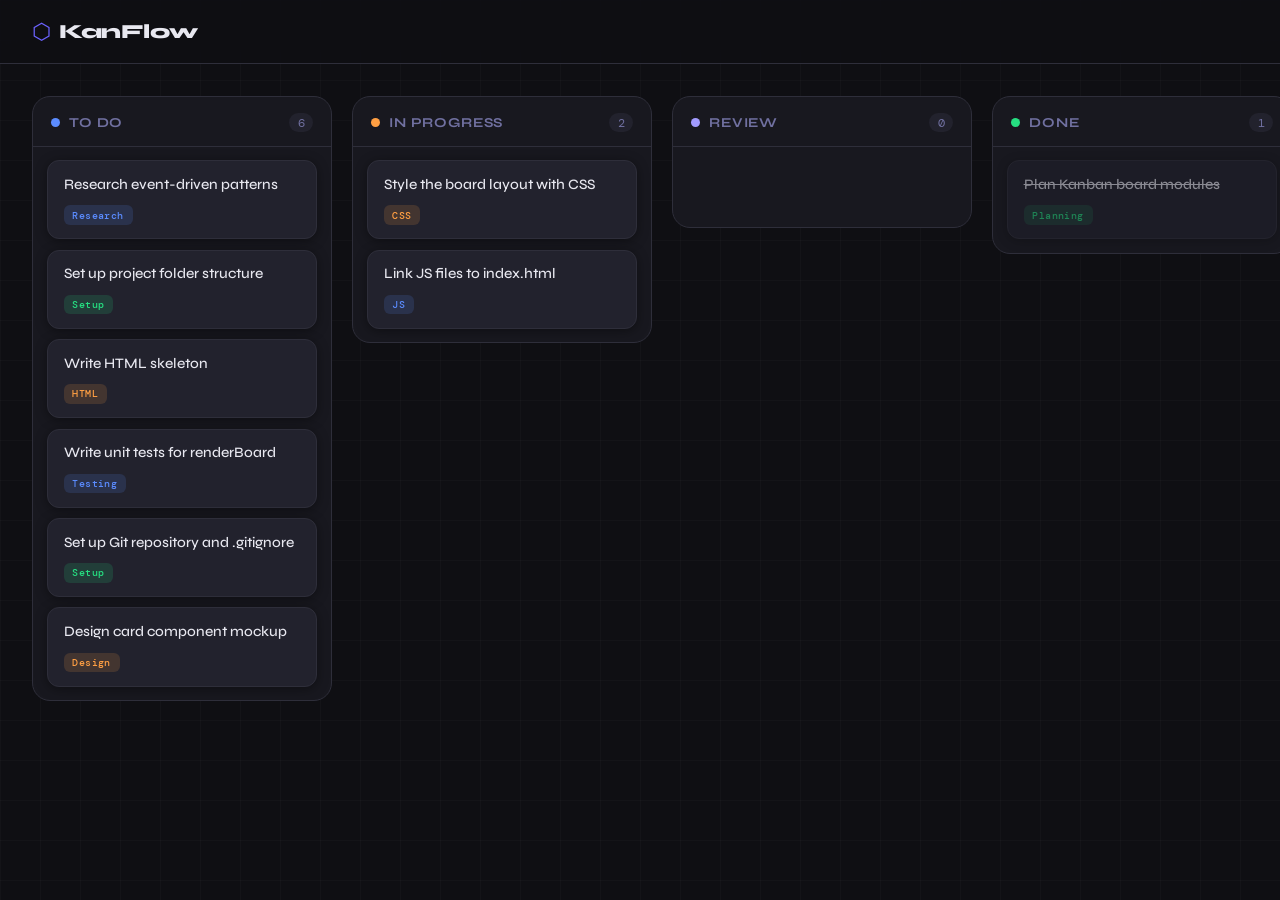
<file: Herd/kanflow/module-1-starter/index.html>
<!DOCTYPE html>
<html lang="en">
<head>
  <meta charset="UTF-8" />
  <meta name="viewport" content="width=device-width, initial-scale=1.0"/>
  <title>KanFlow Board</title>
  <link rel="preconnect" href="https://fonts.googleapis.com">
  <link href="https://fonts.googleapis.com/css2?family=Syne:wght@400;600;700;800&family=DM+Mono:wght@400;500&display=swap" rel="stylesheet">
  <link rel="stylesheet" href="style.css" />

  <!-- Exercise 03: accent color + Exercise 01: dot-review added inline for convenience -->
  <style>
    :root {
      --accent: #6c63ff;
    }
    .dot-review { background: #a29bfe; }
  </style>
</head>
<body>

  <!-- ===========================
       HEADER
  ============================ -->
  <header class="app-header">
    <div class="header-inner">
      <div class="logo">
        <span class="logo-icon">⬡</span>
        <h1>KanFlow</h1>
      </div>
    </div>
  </header>

  <!-- ===========================
       BOARD
       Contains all columns
  ============================ -->
  <main class="board" id="board">

    <!-- COLUMN: To Do -->
    <section class="column" data-column="todo">
      <div class="column-header">
        <span class="column-dot dot-todo"></span>
        <h2 class="column-title">To Do</h2>
        <span class="column-count">6</span> <!-- updated: 3 original + 3 new -->
      </div>
      <div class="card-list" id="col-todo">

        <!-- Original cards -->
        <article class="card">
          <p class="card-title">Research event-driven patterns</p>
          <div class="card-footer">
            <span class="card-tag tag-blue">Research</span>
          </div>
        </article>

        <article class="card">
          <p class="card-title">Set up project folder structure</p>
          <div class="card-footer">
            <span class="card-tag tag-green">Setup</span>
          </div>
        </article>

        <article class="card">
          <p class="card-title">Write HTML skeleton</p>
          <div class="card-footer">
            <span class="card-tag tag-yellow">HTML</span>
          </div>
        </article>

        <!-- Exercise 02: 3 new cards -->
        <article class="card">
          <p class="card-title">Write unit tests for renderBoard</p>
          <div class="card-footer">
            <span class="card-tag tag-blue">Testing</span>
          </div>
        </article>

        <article class="card">
          <p class="card-title">Set up Git repository and .gitignore</p>
          <div class="card-footer">
            <span class="card-tag tag-green">Setup</span>
          </div>
        </article>

        <article class="card">
          <p class="card-title">Design card component mockup</p>
          <div class="card-footer">
            <span class="card-tag tag-yellow">Design</span>
          </div>
        </article>

      </div>
    </section>

    <!-- COLUMN: In Progress -->
    <section class="column" data-column="inprogress">
      <div class="column-header">
        <span class="column-dot dot-inprogress"></span>
        <h2 class="column-title">In Progress</h2>
        <span class="column-count">2</span>
      </div>
      <div class="card-list" id="col-inprogress">

        <article class="card">
          <p class="card-title">Style the board layout with CSS</p>
          <div class="card-footer">
            <span class="card-tag tag-yellow">CSS</span>
          </div>
        </article>

        <article class="card">
          <p class="card-title">Link JS files to index.html</p>
          <div class="card-footer">
            <span class="card-tag tag-blue">JS</span>
          </div>
        </article>

      </div>
    </section>

    <!-- Exercise 01: Review column (between In Progress and Done) -->
    <section class="column" data-column="review">
      <div class="column-header">
        <span class="column-dot dot-review"></span>
        <h2 class="column-title">Review</h2>
        <span class="column-count">0</span>
      </div>
      <div class="card-list" id="col-review">

      </div>
    </section>

    <!-- COLUMN: Done -->
    <section class="column" data-column="done">
      <div class="column-header">
        <span class="column-dot dot-done"></span>
        <h2 class="column-title">Done</h2>
        <span class="column-count">1</span>
      </div>
      <div class="card-list" id="col-done">

        <article class="card card-done">
          <p class="card-title">Plan Kanban board modules</p>
          <div class="card-footer">
            <span class="card-tag tag-green">Planning</span>
          </div>
        </article>

      </div>
    </section>

  </main>

  <script src="js/main.js"></script>
</body>
</html>
</file>
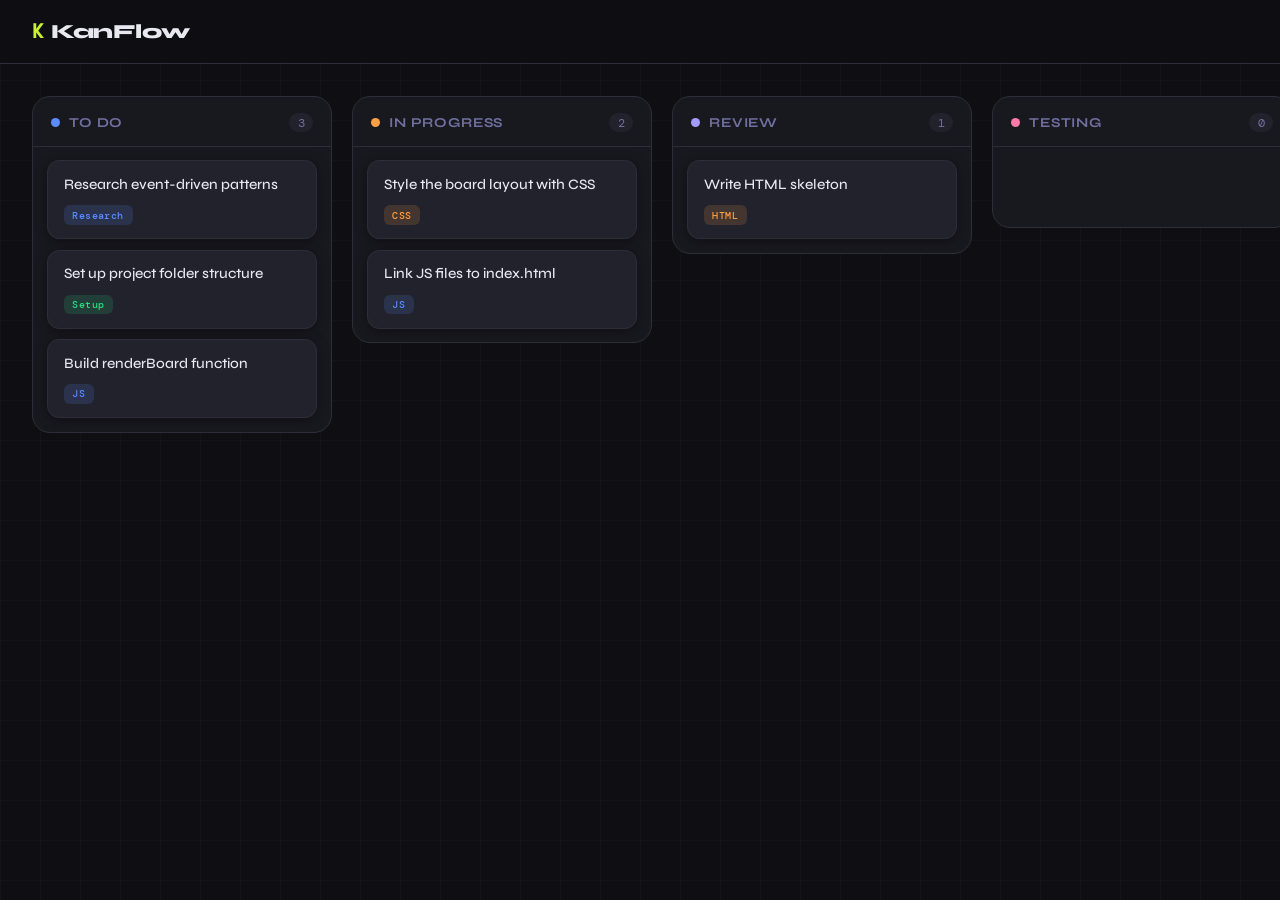
<file: Herd/kanflow/module-2-starter/module-2/index.html>
<!DOCTYPE html>
<html lang="en">
<head>
  <meta charset="UTF-8" />
  <meta name="viewport" content="width=device-width, initial-scale=1.0"/>
  <title>KanFlow Board</title>
  <link rel="preconnect" href="https://fonts.googleapis.com">
  <link href="https://fonts.googleapis.com/css2?family=Syne:wght@400;600;700;800&family=DM+Mono:wght@400;500&display=swap" rel="stylesheet">
  <link rel="stylesheet" href="style.css" />
</head>
<body>

  <header class="app-header">
    <div class="header-inner">
      <div class="logo">
        <span class="logo-icon">K</span>
        <h1>KanFlow</h1>
      </div>
    </div>
  </header>

  <!--
    NOTICE: The board is now empty in HTML.
    Cards and columns are rendered by JavaScript in board.js.
    Open js/board.js and follow the lesson guide to build renderBoard().
  -->
  <main class="board" id="board">
    <!-- Rendered by JavaScript -->
  </main>

  <script src="js/data.js"></script>
  <script src="js/board.js"></script>
  <script src="js/main.js"></script>
</body>
</html>
</file>
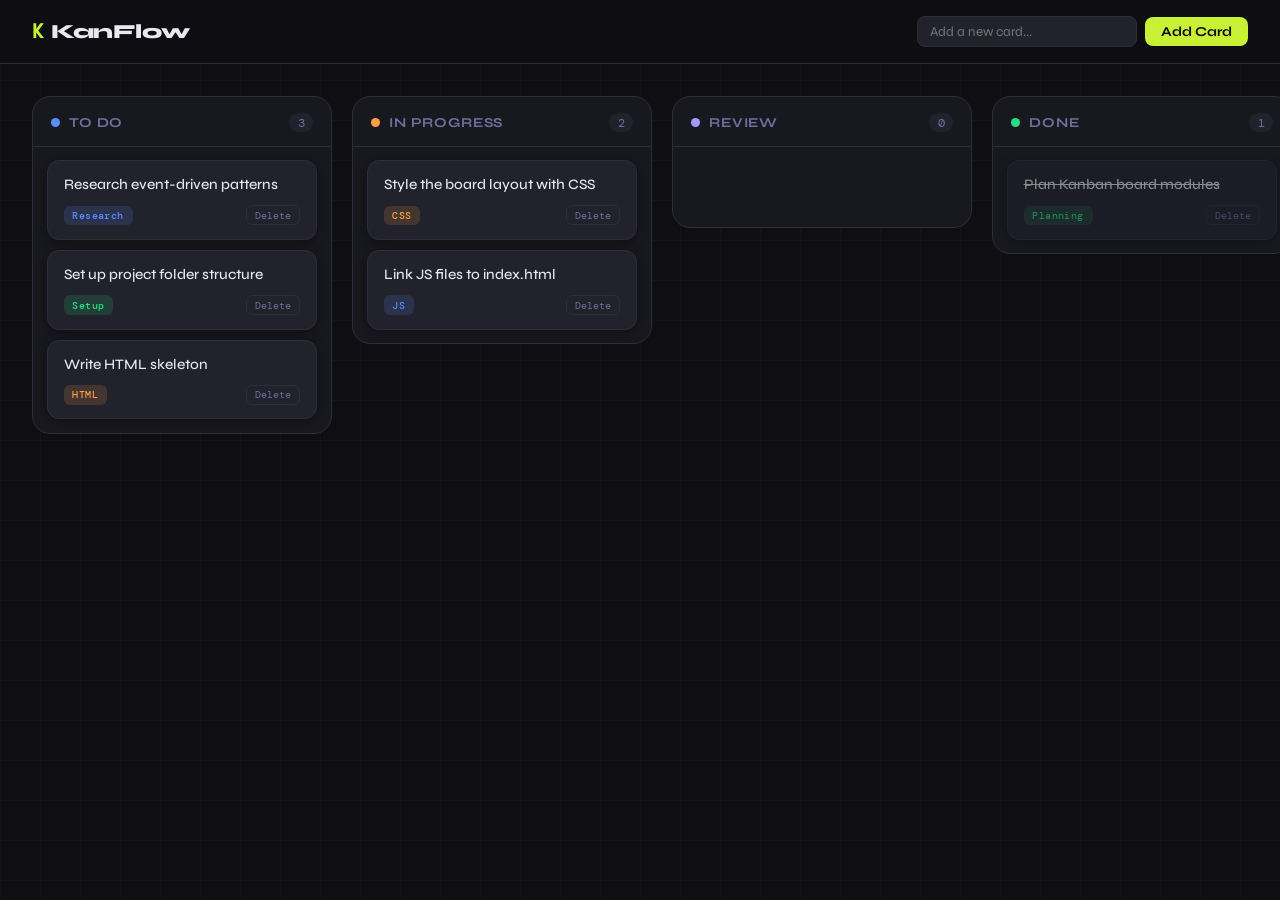
<file: Herd/kanflow/module-3-starter/module-2/index.html>
<!DOCTYPE html>
<html lang="en">
<head>
  <meta charset="UTF-8" />
  <meta name="viewport" content="width=device-width, initial-scale=1.0"/>
  <title>KanFlow Board</title>
  <link rel="preconnect" href="https://fonts.googleapis.com">
  <link href="https://fonts.googleapis.com/css2?family=Syne:wght@400;600;700;800&family=DM+Mono:wght@400;500&display=swap" rel="stylesheet">
  <link rel="stylesheet" href="style.css" />
</head>
<body>

  <!-- ===========================
       HEADER
  ============================ -->
  <header class="app-header">
    <div class="header-inner">

      <div class="logo">
        <span class="logo-icon">K</span>
        <h1>KanFlow</h1>
      </div>

      <!-- 4.1 Add Card Form — input field and button -->
      <div class="add-card-form">
        <input
          type="text"
          id="card-input"
          class="card-input"
          placeholder="Add a new card..."
        />
        <button id="add-card-btn" class="add-card-btn">Add Card</button>
      </div>

    </div>
  </header>

  <!-- ===========================
       BOARD
       Built entirely by JavaScript
       renderBoard() in board.js
  ============================ -->
  <main class="board" id="board">
    <!-- Rendered by JavaScript -->
  </main>

  <!-- 4.2 Script tags — order matters -->
  <script src="js/data.js"></script>
  <script src="js/board.js"></script>
  <script src="js/cards.js"></script>
  <script src="js/main.js"></script>

</body>
</html>
</file>
<file: Herd/kanflow/module-1-starter/style.css>
/* =============================================
   KANFLOW — MODULE 1 STARTER CSS
   ============================================= */

/* ─────────────────────────────────────────────
   4.1 CSS CUSTOM PROPERTIES (VARIABLES)
   Defined once in :root, used everywhere
   with var(--name). Change one value here
   and the entire board updates instantly.
───────────────────────────────────────────── */
:root {
  --bg:             #0f0f13;          /* Main page background */
  --surface:        #18181f;          /* Column background */
  --surface-2:      #22222d;          /* Card background */
  --border:         #2e2e3a;          /* Borders throughout */
  --text:           #e8e8f0;          /* Main text color */
  --text-muted:     #7070a0;          /* Dimmed text (titles, counts) */
  --accent:         #6c63ff;          /* ← Exercise 03: change this color! */
  --col-todo:       #5b8cff;          /* To Do dot color */
  --col-inprogress: #ff9f43;          /* In Progress dot color */
  --col-review:     #a29bfe;          /* Exercise 01: Review dot color */
  --col-done:       #26de81;          /* Done dot color */
  --tag-blue:       rgba(91,140,255,0.15);   /* Blue tag background */
  --tag-green:      rgba(38,222,129,0.15);   /* Green tag background */
  --tag-yellow:     rgba(255,159,67,0.15);   /* Yellow tag background */
  --tag-purple:     rgba(162,155,254,0.15);  /* Exercise 01: Review tag background */
  --font-display:   'Syne', sans-serif;
  --font-mono:      'DM Mono', monospace;
  --radius-md:      12px;
  --radius-lg:      18px;
}

*, *::before, *::after { box-sizing: border-box; margin: 0; padding: 0; }

body {
  background-color: var(--bg);        /* uses --bg variable */
  color: var(--text);                 /* uses --text variable */
  font-family: var(--font-display);
  min-height: 100vh;
  display: flex;
  flex-direction: column;
  background-image:
    linear-gradient(rgba(255,255,255,0.02) 1px, transparent 1px),
    linear-gradient(90deg, rgba(255,255,255,0.02) 1px, transparent 1px);
  background-size: 40px 40px;
}

/* ─────────────────────────────────────────────
   HEADER
   sticky + backdrop-filter keeps it visible
   while scrolling the board horizontally
───────────────────────────────────────────── */
.app-header {
  border-bottom: 1px solid var(--border);
  padding: 0 2rem;
  height: 64px;
  display: flex;
  align-items: center;
  background: rgba(15,15,19,0.85);
  backdrop-filter: blur(12px);        /* frosted glass effect */
  position: sticky;
  top: 0;
  z-index: 100;
}
.header-inner { width: 100%; display: flex; align-items: center; }
.logo         { display: flex; align-items: center; gap: 0.5rem; }
.logo-icon    { font-size: 1.4rem; color: var(--accent); } /* accent variable used here */
.logo h1      { font-size: 1.25rem; font-weight: 800; letter-spacing: -0.02em; }

/* ─────────────────────────────────────────────
   4.2 FLEXBOX — BOARD LAYOUT
   display: flex places all columns side by side.
   Without it, columns would stack vertically.
───────────────────────────────────────────── */
.board {
  display: flex;            /* enables flexbox */
  flex-direction: row;      /* children go left → right */
  gap: 1.25rem;             /* space between columns */
  padding: 2rem;
  flex: 1;
  align-items: flex-start;  /* columns pin to the top, don't stretch */
  overflow-x: auto;         /* scroll horizontally if columns overflow */
}

/* ─────────────────────────────────────────────
   COLUMN
   flex: 1 makes each column share space equally
───────────────────────────────────────────── */
.column {
  background: var(--surface);
  border: 1px solid var(--border);
  border-radius: var(--radius-lg);
  min-width: 300px;
  flex: 1;                  /* each column grows/shrinks equally */
  max-width: 360px;
  display: flex;
  flex-direction: column;   /* header stacks above card list */
  overflow: hidden;
}
.column-header {
  display: flex;
  align-items: center;
  gap: 0.6rem;
  padding: 1rem 1.1rem 0.85rem;
  border-bottom: 1px solid var(--border);
}

/* Column dot colors — each uses its own variable */
.column-dot     { width: 9px; height: 9px; border-radius: 50%; flex-shrink: 0; }
.dot-todo       { background: var(--col-todo); }
.dot-inprogress { background: var(--col-inprogress); }
.dot-review     { background: var(--col-review); }   /* Exercise 01 */
.dot-done       { background: var(--col-done); }

.column-title {
  font-size: 0.85rem; font-weight: 700;
  letter-spacing: 0.06em; text-transform: uppercase;
  color: var(--text-muted); flex: 1;
}
.column-count {
  font-family: var(--font-mono); font-size: 0.75rem;
  color: var(--text-muted); background: var(--surface-2);
  border-radius: 999px; padding: 0.1rem 0.55rem;
}

/* CARD LIST */
.card-list {
  padding: 0.85rem;
  display: flex;
  flex-direction: column;   /* cards stack vertically inside column */
  gap: 0.65rem;
  min-height: 80px;
}

/* ─────────────────────────────────────────────
   4.3 CARD HOVER EFFECT
   transition animates changes smoothly.
   Without it the card would snap instantly.
   :hover defines the state to animate TO.
───────────────────────────────────────────── */
.card {
  background: var(--surface-2);
  border: 1px solid var(--border);
  border-radius: var(--radius-md);
  padding: 0.85rem 1rem;
  cursor: grab;
  display: flex;
  flex-direction: column;
  gap: 0.6rem;
  box-shadow: 0 2px 12px rgba(0,0,0,0.4);
  transition: transform 0.15s ease, box-shadow 0.15s ease; /* smooth animation */
}
.card:hover {
  transform: translateY(-2px);              /* lifts card 2px upward */
  box-shadow: 0 6px 20px rgba(0,0,0,0.5);  /* deeper shadow on hover */
}
.card-done { opacity: 0.55; }
.card-done .card-title { text-decoration: line-through; }
.card-title  { font-size: 0.9rem; font-weight: 500; line-height: 1.45; }
.card-footer { display: flex; align-items: center; gap: 0.4rem; }

/* ─────────────────────────────────────────────
   TAGS
   font-mono gives tags a code-label feel
───────────────────────────────────────────── */
.card-tag {
  font-family: var(--font-mono); font-size: 0.65rem;
  font-weight: 500; padding: 0.2rem 0.55rem;
  border-radius: 6px; letter-spacing: 0.04em;
}
.tag-blue   { background: var(--tag-blue);   color: #5b8cff; }
.tag-green  { background: var(--tag-green);  color: #26de81; }
.tag-yellow { background: var(--tag-yellow); color: #ff9f43; }
.tag-purple { background: var(--tag-purple); color: #a29bfe; } /* Exercise 01 */

/* ─────────────────────────────────────────────
   RESPONSIVE
   On small screens, columns stack vertically
   instead of sitting side by side
───────────────────────────────────────────── */
@media (max-width: 768px) {
  .board  { flex-direction: column; padding: 1rem; }
  .column { min-width: unset; max-width: unset; width: 100%; }
}
</file>
<file: Herd/kanflow/module-2-starter/module-2/style.css>
/* =============================================
   KANFLOW - MODULE 2 STARTER CSS
   ============================================= */

:root {
  --bg:             #0f0f13;
  --surface:        #18181f;
  --surface-2:      #22222d;
  --border:         #2e2e3a;
  --text:           #e8e8f0;
  --text-muted:     #7070a0;
  --accent:         #c8f135;
  --col-todo:       #5b8cff;
  --col-inprogress: #ff9f43;
  --col-review:     #a29bfe;
  --col-testing:    #fd79a8;   /* Exercise 02 — new Testing column color */
  --col-done:       #26de81;
  --tag-blue:       rgba(91,140,255,0.15);
  --tag-green:      rgba(38,222,129,0.15);
  --tag-yellow:     rgba(255,159,67,0.15);
  --tag-purple:     rgba(162,155,254,0.15);
  --tag-pink:       rgba(253,121,168,0.15);  /* Exercise 02 — new Testing tag color */
  --font-display:   'Syne', sans-serif;
  --font-mono:      'DM Mono', monospace;
  --radius-md:      12px;
  --radius-lg:      18px;
}

*, *::before, *::after { box-sizing: border-box; margin: 0; padding: 0; }

body {
  background-color: var(--bg);
  color: var(--text);
  font-family: var(--font-display);
  min-height: 100vh;
  display: flex;
  flex-direction: column;
  background-image:
    linear-gradient(rgba(255,255,255,0.02) 1px, transparent 1px),
    linear-gradient(90deg, rgba(255,255,255,0.02) 1px, transparent 1px);
  background-size: 40px 40px;
}

/* HEADER */
.app-header {
  border-bottom: 1px solid var(--border);
  padding: 0 2rem;
  height: 64px;
  display: flex;
  align-items: center;
  background: rgba(15,15,19,0.85);
  backdrop-filter: blur(12px);
  position: sticky;
  top: 0;
  z-index: 100;
}
.header-inner { width: 100%; display: flex; align-items: center; }
.logo         { display: flex; align-items: center; gap: 0.5rem; }
.logo-icon    { font-size: 1.2rem; font-weight: 800; color: var(--accent); font-family: var(--font-mono); }
.logo h1      { font-size: 1.25rem; font-weight: 800; letter-spacing: -0.02em; }

/* BOARD */
.board {
  display: flex;
  flex-direction: row;
  gap: 1.25rem;
  padding: 2rem;
  flex: 1;
  align-items: flex-start;
  overflow-x: auto;
}

/* COLUMN */
.column {
  background: var(--surface);
  border: 1px solid var(--border);
  border-radius: var(--radius-lg);
  min-width: 300px;
  flex: 1;
  max-width: 360px;
  display: flex;
  flex-direction: column;
  overflow: hidden;
}
.column-header {
  display: flex;
  align-items: center;
  gap: 0.6rem;
  padding: 1rem 1.1rem 0.85rem;
  border-bottom: 1px solid var(--border);
}

/* Column dots — one class per column */
.column-dot     { width: 9px; height: 9px; border-radius: 50%; flex-shrink: 0; }
.dot-todo       { background: var(--col-todo);       }
.dot-inprogress { background: var(--col-inprogress); }
.dot-review     { background: var(--col-review);     }
.dot-testing    { background: var(--col-testing);    } /* Exercise 02 */
.dot-done       { background: var(--col-done);       }

.column-title {
  font-size: 0.85rem; font-weight: 700;
  letter-spacing: 0.06em; text-transform: uppercase;
  color: var(--text-muted); flex: 1;
}
.column-count {
  font-family: var(--font-mono); font-size: 0.75rem;
  color: var(--text-muted); background: var(--surface-2);
  border-radius: 999px; padding: 0.1rem 0.55rem;
}

/* CARD LIST */
.card-list {
  padding: 0.85rem;
  display: flex;
  flex-direction: column;
  gap: 0.65rem;
  min-height: 80px;
}

/* CARD */
.card {
  background: var(--surface-2);
  border: 1px solid var(--border);
  border-radius: var(--radius-md);
  padding: 0.85rem 1rem;
  cursor: grab;
  display: flex;
  flex-direction: column;
  gap: 0.6rem;
  box-shadow: 0 2px 12px rgba(0,0,0,0.4);
  transition: transform 0.15s ease, box-shadow 0.15s ease;
}
.card:hover    { transform: translateY(-2px); box-shadow: 0 6px 20px rgba(0,0,0,0.5); }
.card-done     { opacity: 0.55; }
.card-done .card-title { text-decoration: line-through; }
.card-title    { font-size: 0.9rem; font-weight: 500; line-height: 1.45; }
.card-footer   { display: flex; align-items: center; gap: 0.4rem; }

/* TAGS */
.card-tag {
  font-family: var(--font-mono); font-size: 0.65rem;
  font-weight: 500; padding: 0.2rem 0.55rem;
  border-radius: 6px; letter-spacing: 0.04em;
}
.tag-blue   { background: var(--tag-blue);   color: #5b8cff; }
.tag-green  { background: var(--tag-green);  color: #26de81; }
.tag-yellow { background: var(--tag-yellow); color: #ff9f43; }
.tag-purple { background: var(--tag-purple); color: #a29bfe; }
.tag-pink   { background: var(--tag-pink);   color: #fd79a8; } /* Exercise 02 */

/* RESPONSIVE */
@media (max-width: 768px) {
  .board  { flex-direction: column; padding: 1rem; }
  .column { min-width: unset; max-width: unset; width: 100%; }
}
</file>
<file: Herd/kanflow/module-3-starter/module-2/style.css>
/* =============================================
   KANFLOW - MODULE 3 CSS
   ============================================= */

:root {
  --bg:             #0f0f13;
  --surface:        #18181f;
  --surface-2:      #22222d;
  --border:         #2e2e3a;
  --text:           #e8e8f0;
  --text-muted:     #7070a0;
  --accent:         #c8f135;
  --col-todo:       #5b8cff;
  --col-inprogress: #ff9f43;
  --col-review:     #a29bfe;
  --col-testing:    #fd79a8;   /* Module 2 Exercise 02 */
  --col-done:       #26de81;
  --tag-blue:       rgba(91,140,255,0.15);
  --tag-green:      rgba(38,222,129,0.15);
  --tag-yellow:     rgba(255,159,67,0.15);
  --tag-purple:     rgba(162,155,254,0.15);
  --tag-pink:       rgba(253,121,168,0.15);  /* Module 2 Exercise 02 */
  --font-display:   'Syne', sans-serif;
  --font-mono:      'DM Mono', monospace;
  --radius-md:      12px;
  --radius-lg:      18px;
}

*, *::before, *::after { box-sizing: border-box; margin: 0; padding: 0; }

body {
  background-color: var(--bg);
  color: var(--text);
  font-family: var(--font-display);
  min-height: 100vh;
  display: flex;
  flex-direction: column;
  background-image:
    linear-gradient(rgba(255,255,255,0.02) 1px, transparent 1px),
    linear-gradient(90deg, rgba(255,255,255,0.02) 1px, transparent 1px);
  background-size: 40px 40px;
}

/* HEADER */
.app-header {
  border-bottom: 1px solid var(--border);
  padding: 0 2rem;
  height: 64px;
  display: flex;
  align-items: center;
  background: rgba(15,15,19,0.85);
  backdrop-filter: blur(12px);
  position: sticky;
  top: 0;
  z-index: 100;
}
.header-inner { width: 100%; display: flex; align-items: center; }
.logo         { display: flex; align-items: center; gap: 0.5rem; }
.logo-icon    { font-size: 1.2rem; font-weight: 800; color: var(--accent); font-family: var(--font-mono); }
.logo h1      { font-size: 1.25rem; font-weight: 800; letter-spacing: -0.02em; }

/* BOARD */
.board {
  display: flex;
  flex-direction: row;
  gap: 1.25rem;
  padding: 2rem;
  flex: 1;
  align-items: flex-start;
  overflow-x: auto;
}

/* COLUMN */
.column {
  background: var(--surface);
  border: 1px solid var(--border);
  border-radius: var(--radius-lg);
  min-width: 300px;
  flex: 1;
  max-width: 360px;
  display: flex;
  flex-direction: column;
  overflow: hidden;
}
.column-header {
  display: flex;
  align-items: center;
  gap: 0.6rem;
  padding: 1rem 1.1rem 0.85rem;
  border-bottom: 1px solid var(--border);
}

/* Column dots — one class per column */
.column-dot     { width: 9px; height: 9px; border-radius: 50%; flex-shrink: 0; }
.dot-todo       { background: var(--col-todo);       }
.dot-inprogress { background: var(--col-inprogress); }
.dot-review     { background: var(--col-review);     }
.dot-testing    { background: var(--col-testing);    }
.dot-done       { background: var(--col-done);       }

.column-title {
  font-size: 0.85rem; font-weight: 700;
  letter-spacing: 0.06em; text-transform: uppercase;
  color: var(--text-muted); flex: 1;
}
.column-count {
  font-family: var(--font-mono); font-size: 0.75rem;
  color: var(--text-muted); background: var(--surface-2);
  border-radius: 999px; padding: 0.1rem 0.55rem;
}

/* CARD LIST */
.card-list {
  padding: 0.85rem;
  display: flex;
  flex-direction: column;
  gap: 0.65rem;
  min-height: 80px;
}

/* CARD */
.card {
  background: var(--surface-2);
  border: 1px solid var(--border);
  border-radius: var(--radius-md);
  padding: 0.85rem 1rem;
  cursor: grab;
  display: flex;
  flex-direction: column;
  gap: 0.6rem;
  box-shadow: 0 2px 12px rgba(0,0,0,0.4);
  transition: transform 0.15s ease, box-shadow 0.15s ease;
}
.card:hover    { transform: translateY(-2px); box-shadow: 0 6px 20px rgba(0,0,0,0.5); }
.card-done     { opacity: 0.55; }
.card-done .card-title { text-decoration: line-through; }
.card-title    { font-size: 0.9rem; font-weight: 500; line-height: 1.45; }
.card-footer   { display: flex; align-items: center; gap: 0.4rem; }

/* TAGS */
.card-tag {
  font-family: var(--font-mono); font-size: 0.65rem;
  font-weight: 500; padding: 0.2rem 0.55rem;
  border-radius: 6px; letter-spacing: 0.04em;
}
.tag-blue   { background: var(--tag-blue);   color: #5b8cff; }
.tag-green  { background: var(--tag-green);  color: #26de81; }
.tag-yellow { background: var(--tag-yellow); color: #ff9f43; }
.tag-purple { background: var(--tag-purple); color: #a29bfe; }
.tag-pink   { background: var(--tag-pink);   color: #fd79a8; }

/* RESPONSIVE */
@media (max-width: 768px) {
  .board  { flex-direction: column; padding: 1rem; }
  .column { min-width: unset; max-width: unset; width: 100%; }
}

/* =============================================
   MODULE 3 — ADD CARD FORM
   4.3 Input and button in the header
   ============================================= */
.add-card-form {
  display: flex;
  gap: 0.5rem;
  align-items: center;
  margin-left: auto;  /* pushes form to the right side of the header */
}

.card-input {
  background: var(--surface-2);
  border: 1px solid var(--border);
  border-radius: 8px;
  padding: 0.4rem 0.75rem;
  color: var(--text);
  font-family: var(--font-display);
  font-size: 0.85rem;
  width: 220px;
  outline: none;
}

.card-input:focus {
  border-color: var(--accent);  /* accent color highlights input on focus */
}

.add-card-btn {
  background: var(--accent);    /* uses accent color from :root */
  color: #0f0f13;
  border: none;
  border-radius: 8px;
  padding: 0.4rem 1rem;
  font-family: var(--font-display);
  font-weight: 700;
  font-size: 0.85rem;
  cursor: pointer;
}

.add-card-btn:hover {
  opacity: 0.85;                /* slightly fades button on hover */
}

/* =============================================
   MODULE 3 — DELETE BUTTON
   7.3 Sits inside card footer, aligned right
   ============================================= */
.delete-btn {
  margin-left: auto;            /* pushes button to the right of the footer */
  background: transparent;
  border: 1px solid var(--border);
  border-radius: 6px;
  color: var(--text-muted);
  font-size: 0.65rem;
  padding: 0.15rem 0.5rem;
  cursor: pointer;
  font-family: var(--font-mono);
  transition: border-color 0.15s, color 0.15s;
}

.delete-btn:hover {
  border-color: var(--col-todo); /* turns blue on hover */
  color: var(--col-todo);
}
</file>
